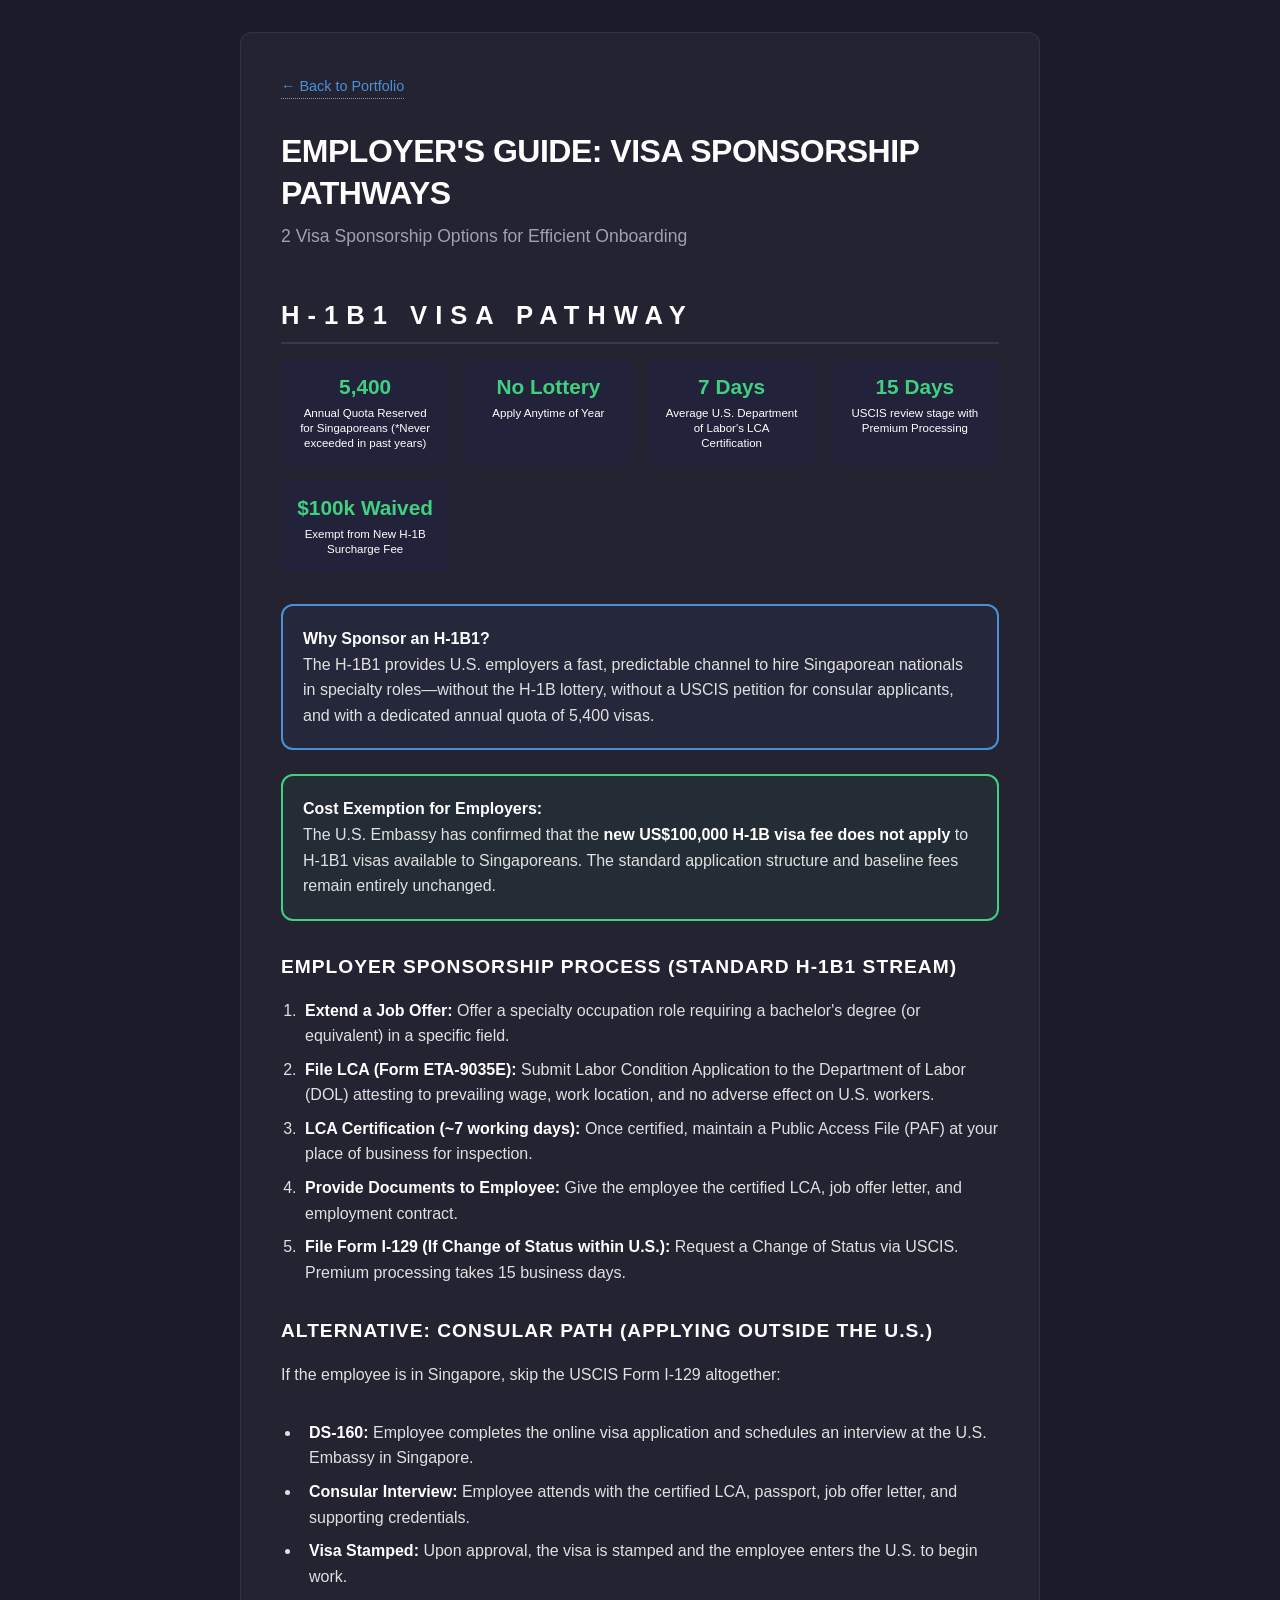
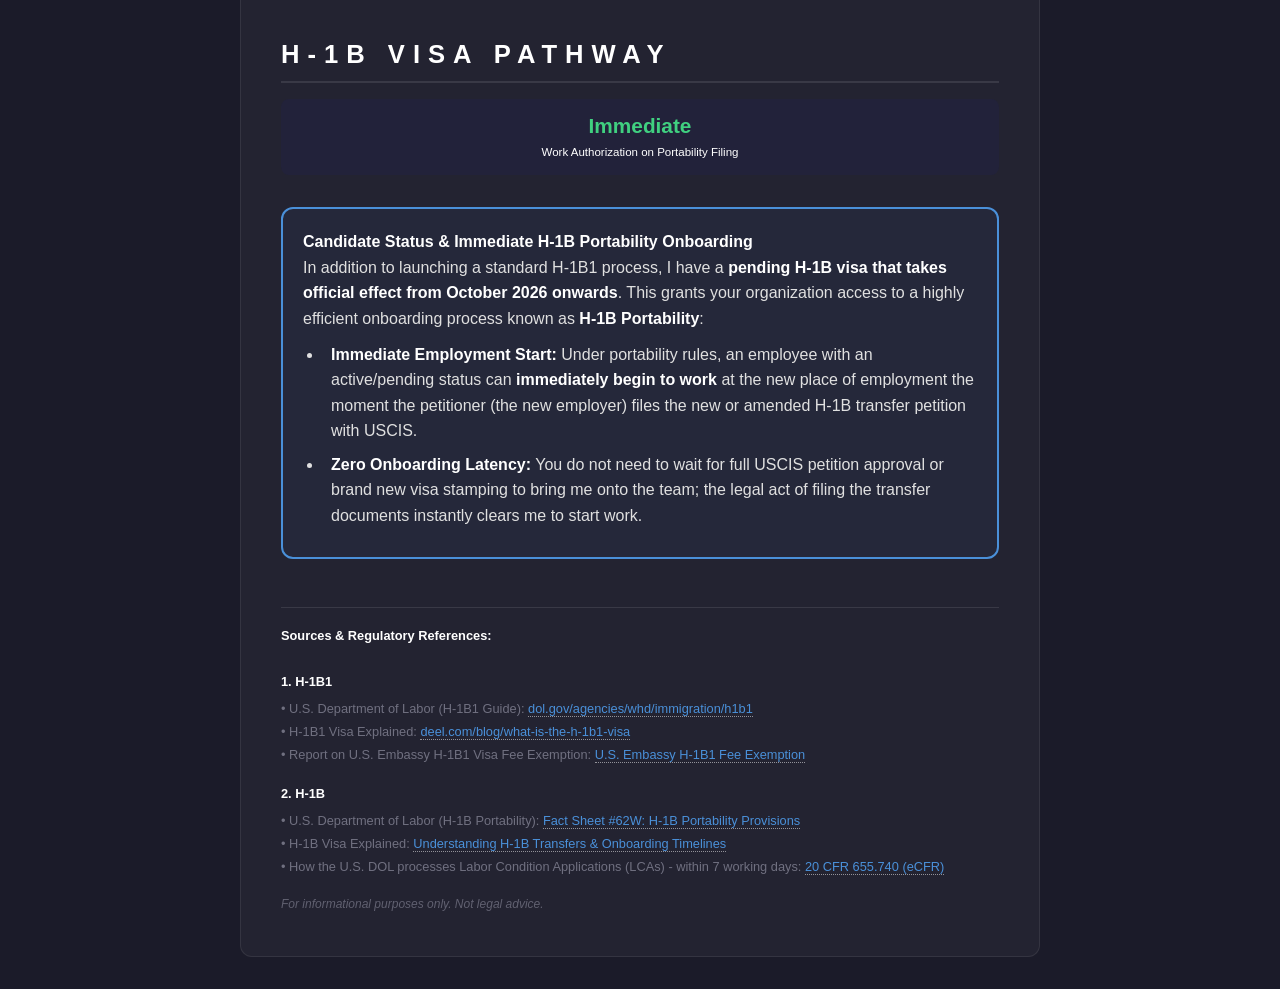
<file: h1b1-guide.html>
<!DOCTYPE HTML>
<html>
    <head>
        <title>Employer's Guide: Visa Sponsorship Pathways</title>
        <meta charset="utf-8" />
        <meta name="robots" content="noindex, nofollow" />
        <meta name="viewport" content="width=device-width, initial-scale=1, user-scalable=no" />
        <link rel="stylesheet" href="assets/css/main.css" />
        <noscript><link rel="stylesheet" href="assets/css/noscript.css" /></noscript>
        <style>
            body { background-color: #1b1b29; color: #e0e0e0; padding: 2rem; font-family: -apple-system, BlinkMacSystemFont, "Segoe UI", Roboto, sans-serif; }
            .container { max-width: 800px; margin: 0 auto; background: rgba(255, 255, 255, 0.04); padding: 40px; border-radius: 12px; border: 1px solid rgba(255, 255, 255, 0.08); line-height: 1.6; }
            h1 { font-size: 2em; color: #ffffff; font-weight: 800; margin-bottom: 0.5rem; letter-spacing: -0.5px; }
            h2 { font-size: 1.6em; color: #ffffff; font-weight: 700; margin-top: 3rem; margin-bottom: 1rem; border-bottom: 2px solid rgba(255,255,255,0.1); padding-bottom: 0.5rem; }
            .subtitle { color: #a0a0b0; font-size: 1.1em; margin-bottom: 2rem; }
            h3 { color: #ffffff; font-size: 1.2em; margin-top: 2rem; margin-bottom: 1rem; text-transform: uppercase; letter-spacing: 1px; }
            .highlight-box { border: 2px solid #4a90d9; border-radius: 12px; padding: 20px; margin-bottom: 1.5rem; background: rgba(74, 144, 217, 0.05); }
            .exemption-box { border: 2px solid #40d080; border-radius: 12px; padding: 20px; margin-bottom: 2rem; background: rgba(64, 208, 128, 0.05); }
            .portability-box { border: 2px solid #4a90d9; border-radius: 12px; padding: 20px; margin-bottom: 2rem; background: rgba(74, 144, 217, 0.05); }
            .grid-stats { display: grid; grid-template-columns: repeat(auto-fit, minmax(140px, 1fr)); gap: 15px; margin-bottom: 2rem; }
            .stat-card { background: #22223a; padding: 15px; border-radius: 8px; text-align: center; }
            .stat-card .val { font-size: 1.3em; font-weight: 800; color: #40d080; line-height: 1.2; margin-bottom: 6px; }
            .stat-card .lbl { font-size: 0.72em; color: #ffffff; line-height: 1.3; }
            ol, ul { padding-left: 20px; margin-bottom: 1.5rem; }
            li { margin-bottom: 0.5rem; }
            strong { color: #ffffff; }
            .back-link { display: inline-block; margin-bottom: 2rem; color: #4a90d9; text-decoration: none; font-size: 0.9rem; }
            .back-link:hover { text-decoration: underline; }
            .source-footer { font-size: 0.8rem; color: #707080; margin-top: 3rem; border-top: 1px solid rgba(255,255,255,0.1); padding-top: 1rem; line-height: 1.8; }
            .source-footer a { color: #4a90d9; text-decoration: none; }
            .source-footer a:hover { text-decoration: underline; }
            .source-group { margin-bottom: 1rem; }
            .source-group-title { font-weight: bold; color: #ffffff; margin-bottom: 0.25rem; }
        </style>
    </head>
    <body>
        <div class="container">
            <a href="index.html" class="back-link">← Back to Portfolio</a>
            
            <h1>Employer's Guide: Visa Sponsorship Pathways</h1>
            <p class="subtitle">2 Visa Sponsorship Options for Efficient Onboarding</p>

            <!-- SECTION 1: H-1B1 -->
            <h2>H-1B1 Visa Pathway</h2>

            <div class="grid-stats">
                <div class="stat-card"><div class="val">5,400</div><div class="lbl">Annual Quota Reserved for Singaporeans (*Never exceeded in past years)</div></div>
                <div class="stat-card"><div class="val">No Lottery</div><div class="lbl">Apply Anytime of Year</div></div>
                <div class="stat-card"><div class="val">7 Days</div><div class="lbl">Average U.S. Department of Labor's LCA Certification</div></div>
                <div class="stat-card"><div class="val">15 Days</div><div class="lbl">USCIS review stage with Premium Processing</div></div>
                <div class="stat-card"><div class="val">$100k Waived</div><div class="lbl">Exempt from New H-1B Surcharge Fee</div></div>
            </div>

            <div class="highlight-box">
                <strong>Why Sponsor an H-1B1?</strong><br>
                The H-1B1 provides U.S. employers a fast, predictable channel to hire Singaporean nationals in specialty roles—without the H-1B lottery, without a USCIS petition for consular applicants, and with a dedicated annual quota of 5,400 visas.
            </div>

            <div class="exemption-box">
                <strong>Cost Exemption for Employers:</strong><br>
                The U.S. Embassy has confirmed that the <strong>new US$100,000 H-1B visa fee does not apply</strong> to H-1B1 visas available to Singaporeans. The standard application structure and baseline fees remain entirely unchanged.
            </div>

            <h3>Employer Sponsorship Process (Standard H-1B1 Stream)</h3>
            <ol>
                <li><strong>Extend a Job Offer:</strong> Offer a specialty occupation role requiring a bachelor's degree (or equivalent) in a specific field.</li>
                <li><strong>File LCA (Form ETA-9035E):</strong> Submit Labor Condition Application to the Department of Labor (DOL) attesting to prevailing wage, work location, and no adverse effect on U.S. workers.</li>
                <li><strong>LCA Certification (~7 working days):</strong> Once certified, maintain a Public Access File (PAF) at your place of business for inspection.</li>
                <li><strong>Provide Documents to Employee:</strong> Give the employee the certified LCA, job offer letter, and employment contract.</li>
                <li><strong>File Form I-129 (If Change of Status within U.S.):</strong> Request a Change of Status via USCIS. Premium processing takes 15 business days.</li>
            </ol>

            <h3>Alternative: Consular Path (Applying Outside the U.S.)</h3>
            <p>If the employee is in Singapore, skip the USCIS Form I-129 altogether:</p>
            <ul>
                <li><strong>DS-160:</strong> Employee completes the online visa application and schedules an interview at the U.S. Embassy in Singapore.</li>
                <li><strong>Consular Interview:</strong> Employee attends with the certified LCA, passport, job offer letter, and supporting credentials.</li>
                <li><strong>Visa Stamped:</strong> Upon approval, the visa is stamped and the employee enters the U.S. to begin work.</li>
            </ul>

            <!-- SECTION 2: H-1B -->
            <h2>H-1B Visa Pathway</h2>

            <div class="grid-stats">
                <div class="stat-card"><div class="val">Immediate</div><div class="lbl">Work Authorization on Portability Filing</div></div>
            </div>

            <div class="portability-box">
                <strong>Candidate Status & Immediate H-1B Portability Onboarding</strong><br>
                In addition to launching a standard H-1B1 process, I have a <strong>pending H-1B visa that takes official effect from October 2026 onwards</strong>. This grants your organization access to a highly efficient onboarding process known as <strong>H-1B Portability</strong>:
                <ul style="margin-top: 10px; margin-bottom: 0;">
                    <li><strong>Immediate Employment Start:</strong> Under portability rules, an employee with an active/pending status can <strong>immediately begin to work</strong> at the new place of employment the moment the petitioner (the new employer) files the new or amended H-1B transfer petition with USCIS.</li>
                    <li><strong>Zero Onboarding Latency:</strong> You do not need to wait for full USCIS petition approval or brand new visa stamping to bring me onto the team; the legal act of filing the transfer documents instantly clears me to start work.</li>
                </ul>
            </div>

            <!-- FOOTER SOURCES -->
            <div class="source-footer">
                <strong>Sources & Regulatory References:</strong><br><br>
                
                <div class="source-group">
                    <div class="source-group-title">1. H-1B1</div>
                    &bull; U.S. Department of Labor (H-1B1 Guide): <a href="https://www.dol.gov/agencies/whd/immigration/h1b1" target="_blank" rel="noopener noreferrer">dol.gov/agencies/whd/immigration/h1b1</a><br>
                    &bull; H-1B1 Visa Explained: <a href="https://www.deel.com/blog/what-is-the-h-1b1-visa/" target="_blank" rel="noopener noreferrer">deel.com/blog/what-is-the-h-1b1-visa</a><br>
                    &bull; Report on U.S. Embassy H-1B1 Visa Fee Exemption: <a href="https://www.channelnewsasia.com/world/new-us100000-h-1b-visa-fee-does-not-apply-h-1b1-visas-available-singaporeans-us-embassy-5377346" target="_blank" rel="noopener noreferrer">U.S. Embassy H-1B1 Fee Exemption</a>
                </div>

                <div class="source-group">
                    <div class="source-group-title">2. H-1B</div>
                    &bull; U.S. Department of Labor (H-1B Portability): <a href="https://www.dol.gov/agencies/whd/fact-sheets/62w-H1b-portability" target="_blank" rel="noopener noreferrer">Fact Sheet #62W: H-1B Portability Provisions</a><br>
                    &bull; H-1B Visa Explained: <a href="https://www.ellis.com/resources/understanding-h-1b-transfers" target="_blank" rel="noopener noreferrer">Understanding H-1B Transfers & Onboarding Timelines</a><br>
                    &bull; How the U.S. DOL processes Labor Condition Applications (LCAs) - within 7 working days: <a href="https://www.ecfr.gov/current/title-20/chapter-V/part-655/subpart-H/section-655.740" target="_blank" rel="noopener noreferrer">20 CFR 655.740 (eCFR)</a>
                </div>

                <span style="font-style: italic; font-size: 0.75rem; display: block; margin-top: 15px; opacity: 0.8;">For informational purposes only. Not legal advice.</span>
            </div>
        </div>
    </body>
</html>
</file>
<file: assets/css/noscript.css>
/*
	Dimension by HTML5 UP
	html5up.net | @ajlkn
	Free for personal and commercial use under the CCA 3.0 license (html5up.net/license)
*/

/* BG */

	body.is-preload #bg:before {
		background-color: transparent;
	}

/* Header */

	body.is-preload #header {
		-moz-filter: none;
		-webkit-filter: none;
		-ms-filter: none;
		filter: none;
	}

		body.is-preload #header > * {
			opacity: 1;
		}

		body.is-preload #header .content .inner {
			max-height: none;
			padding: 3rem 2rem;
			opacity: 1;
		}

/* Main */

	#main article {
		opacity: 1;
		margin: 4rem 0 0 0;
	}
</file>
<file: assets/css/main.css>
@import url(fontawesome-all.min.css);
@import url("https://fonts.googleapis.com/css?family=Source+Sans+Pro:300italic,600italic,300,600");

/*
	Dimension by HTML5 UP
	html5up.net | @ajlkn
	Free for personal and commercial use under the CCA 3.0 license (html5up.net/license)
*/

html, body, div, span, applet, object,
iframe, h1, h2, h3, h4, h5, h6, p, blockquote,
pre, a, abbr, acronym, address, big, cite,
code, del, dfn, em, img, ins, kbd, q, s, samp,
small, strike, strong, sub, sup, tt, var, b,
u, i, center, dl, dt, dd, ol, ul, li, fieldset,
form, label, legend, table, caption, tbody,
tfoot, thead, tr, th, td, article, aside,
canvas, details, embed, figure, figcaption,
footer, header, hgroup, menu, nav, output, ruby,
section, summary, time, mark, audio, video {
	margin: 0;
	padding: 0;
	border: 0;
	font-size: 100%;
	font: inherit;
	vertical-align: baseline;}

article, aside, details, figcaption, figure,
footer, header, hgroup, menu, nav, section {
	display: block;}

body {
	line-height: 1;
}

ol, ul {
	list-style: none;
}

blockquote, q {
	quotes: none;
}

	blockquote:before, blockquote:after, q:before, q:after {
		content: '';
		content: none;
	}

table {
	border-collapse: collapse;
	border-spacing: 0;
}

body {
	-webkit-text-size-adjust: none;
}

mark {
	background-color: transparent;
	color: inherit;
}

input::-moz-focus-inner {
	border: 0;
	padding: 0;
}

input, select, textarea {
	-moz-appearance: none;
	-webkit-appearance: none;
	-ms-appearance: none;
	appearance: none;
}

/* Basic */

	@-ms-viewport {
		width: device-width;
	}

	@media screen and (max-width: 480px) {

		html, body {
			min-width: 320px;
		}

	}

	html {
		box-sizing: border-box;
	}

	*, *:before, *:after {
		box-sizing: inherit;
	}

	body {
		background: #1b1f22;
	}

		body.is-preload *, body.is-preload *:before, body.is-preload *:after {
			-moz-animation: none !important;
			-webkit-animation: none !important;
			-ms-animation: none !important;
			animation: none !important;
			-moz-transition: none !important;
			-webkit-transition: none !important;
			-ms-transition: none !important;
			transition: none !important;
		}

/* Type */

	html {
		font-size: 16pt;
	}

		@media screen and (max-width: 1680px) {

			html {
				font-size: 12pt;
			}

		}

		@media screen and (max-width: 736px) {

			html {
				font-size: 11pt;
			}

		}

		@media screen and (max-width: 360px) {

			html {
				font-size: 10pt;
			}

		}

	body, input, select, textarea {
		color: #ffffff;
		font-family: "Source Sans Pro", sans-serif;
		font-weight: 300;
		font-size: 1rem;
		line-height: 1.65;
	}

	a {
		-moz-transition: color 0.2s ease-in-out, background-color 0.2s ease-in-out, border-bottom-color 0.2s ease-in-out;
		-webkit-transition: color 0.2s ease-in-out, background-color 0.2s ease-in-out, border-bottom-color 0.2s ease-in-out;
		-ms-transition: color 0.2s ease-in-out, background-color 0.2s ease-in-out, border-bottom-color 0.2s ease-in-out;
		transition: color 0.2s ease-in-out, background-color 0.2s ease-in-out, border-bottom-color 0.2s ease-in-out;
		border-bottom: dotted 1px rgba(255, 255, 255, 0.5);
		text-decoration: none;
		color: inherit;
	}

		a:hover {
			border-bottom-color: transparent;
		}

	strong, b {
		color: #ffffff;
		font-weight: 600;
	}

	em, i {
		font-style: italic;
	}

	p {
		margin: 0 0 2rem 0;
	}

	h1, h2, h3, h4, h5, h6 {
		color: #ffffff;
		font-weight: 600;
		line-height: 1.5;
		margin: 0 0 1rem 0;
		text-transform: uppercase;
		letter-spacing: 0.2rem;
	}

		h1 a, h2 a, h3 a, h4 a, h5 a, h6 a {
			color: inherit;
			text-decoration: none;
		}

		h1.major, h2.major, h3.major, h4.major, h5.major, h6.major {
			border-bottom: solid 1px #ffffff;
			width: -moz-max-content;
			width: -webkit-max-content;
			width: -ms-max-content;
			width: max-content;
			padding-bottom: 0.5rem;
			margin: 0 0 2rem 0;
		}

	h1 {
		font-size: 2.25rem;
		line-height: 1.3;
		letter-spacing: 0.5rem;
	}

	h2 {
		font-size: 1.5rem;
		line-height: 1.4;
		letter-spacing: 0.5rem;
	}

	h3 {
		font-size: 1rem;
	}

	h4 {
		font-size: 0.8rem;
	}

	h5 {
		font-size: 0.7rem;
	}

	h6 {
		font-size: 0.6rem;
	}

	@media screen and (max-width: 736px) {

		h1 {
			font-size: 1.75rem;
			line-height: 1.4;
		}

		h2 {
			font-size: 1.25em;
			line-height: 1.5;
		}

	}

	sub {
		font-size: 0.8rem;
		position: relative;
		top: 0.5rem;
	}

	sup {
		font-size: 0.8rem;
		position: relative;
		top: -0.5rem;
	}

	blockquote {
		border-left: solid 4px #ffffff;
		font-style: italic;
		margin: 0 0 2rem 0;
		padding: 0.5rem 0 0.5rem 2rem;
	}

	code {
		background: rgba(255, 255, 255, 0.075);
		border-radius: 4px;
		font-family: "Courier New", monospace;
		font-size: 0.9rem;
		margin: 0 0.25rem;
		padding: 0.25rem 0.65rem;
	}

	pre {
		-webkit-overflow-scrolling: touch;
		font-family: "Courier New", monospace;
		font-size: 0.9rem;
		margin: 0 0 2rem 0;
	}

		pre code {
			display: block;
			line-height: 1.75;
			padding: 1rem 1.5rem;
			overflow-x: auto;
		}

	hr {
		border: 0;
		border-bottom: solid 1px #ffffff;
		margin: 2.75rem 0;
	}

	.align-left {
		text-align: left;
	}

	.align-center {
		text-align: center;
	}

	.align-right {
		text-align: right;
	}

/* Form */

	form {
		margin: 0 0 2rem 0;
	}

		form > :last-child {
			margin-bottom: 0;
		}

		form > .fields {
			display: -moz-flex;
			display: -webkit-flex;
			display: -ms-flex;
			display: flex;
			-moz-flex-wrap: wrap;
			-webkit-flex-wrap: wrap;
			-ms-flex-wrap: wrap;
			flex-wrap: wrap;
			width: calc(100% + 3rem);
			margin: -1.5rem 0 2rem -1.5rem;
		}

			form > .fields > .field {
				-moz-flex-grow: 0;
				-webkit-flex-grow: 0;
				-ms-flex-grow: 0;
				flex-grow: 0;
				-moz-flex-shrink: 0;
				-webkit-flex-shrink: 0;
				-ms-flex-shrink: 0;
				flex-shrink: 0;
				padding: 1.5rem 0 0 1.5rem;
				width: calc(100% - 1.5rem);
			}

				form > .fields > .field.half {
					width: calc(50% - 0.75rem);
				}

				form > .fields > .field.third {
					width: calc(100%/3 - 0.5rem);
				}

				form > .fields > .field.quarter {
					width: calc(25% - 0.375rem);
				}

		@media screen and (max-width: 480px) {

			form > .fields {
				width: calc(100% + 3rem);
				margin: -1.5rem 0 2rem -1.5rem;
			}

				form > .fields > .field {
					padding: 1.5rem 0 0 1.5rem;
					width: calc(100% - 1.5rem);
				}

					form > .fields > .field.half {
						width: calc(100% - 1.5rem);
					}

					form > .fields > .field.third {
						width: calc(100% - 1.5rem);
					}

					form > .fields > .field.quarter {
						width: calc(100% - 1.5rem);
					}

		}

	label {
		color: #ffffff;
		display: block;
		font-size: 0.8rem;
		font-weight: 300;
		letter-spacing: 0.2rem;
		line-height: 1.5;
		margin: 0 0 1rem 0;
		text-transform: uppercase;
	}

	input[type="text"],
	input[type="password"],
	input[type="email"],
	input[type="tel"],
	select,
	textarea {
		-moz-appearance: none;
		-webkit-appearance: none;
		-ms-appearance: none;
		appearance: none;
		-moz-transition: border-color 0.2s ease-in-out, box-shadow 0.2s ease-in-out, background-color 0.2s ease-in-out;
		-webkit-transition: border-color 0.2s ease-in-out, box-shadow 0.2s ease-in-out, background-color 0.2s ease-in-out;
		-ms-transition: border-color 0.2s ease-in-out, box-shadow 0.2s ease-in-out, background-color 0.2s ease-in-out;
		transition: border-color 0.2s ease-in-out, box-shadow 0.2s ease-in-out, background-color 0.2s ease-in-out;
		background-color: transparent;
		border-radius: 4px;
		border: solid 1px #ffffff;
		color: inherit;
		display: block;
		outline: 0;
		padding: 0 1rem;
		text-decoration: none;
		width: 100%;
	}

		input[type="text"]:invalid,
		input[type="password"]:invalid,
		input[type="email"]:invalid,
		input[type="tel"]:invalid,
		select:invalid,
		textarea:invalid {
			box-shadow: none;
		}

		input[type="text"]:focus,
		input[type="password"]:focus,
		input[type="email"]:focus,
		input[type="tel"]:focus,
		select:focus,
		textarea:focus {
			background: rgba(255, 255, 255, 0.075);
			border-color: #ffffff;
			box-shadow: 0 0 0 1px #ffffff;
		}

	select {
		background-image: url("data:image/svg+xml;charset=utf8,%3Csvg xmlns='http://www.w3.org/2000/svg' width='40' height='40' preserveAspectRatio='none' viewBox='0 0 40 40'%3E%3Cpath d='M9.4,12.3l10.4,10.4l10.4-10.4c0.2-0.2,0.5-0.4,0.9-0.4c0.3,0,0.6,0.1,0.9,0.4l3.3,3.3c0.2,0.2,0.4,0.5,0.4,0.9 c0,0.4-0.1,0.6-0.4,0.9L20.7,31.9c-0.2,0.2-0.5,0.4-0.9,0.4c-0.3,0-0.6-0.1-0.9-0.4L4.3,17.3c-0.2-0.2-0.4-0.5-0.4-0.9 c0-0.4,0.1-0.6,0.4-0.9l3.3-3.3c0.2-0.2,0.5-0.4,0.9-0.4S9.1,12.1,9.4,12.3z' fill='%23ffffff' /%3E%3C/svg%3E");
		background-size: 1.25rem;
		background-repeat: no-repeat;
		background-position: calc(100% - 1rem) center;
		height: 2.75rem;
		padding-right: 2.75rem;
		text-overflow: ellipsis;
	}

		select option {
			color: #ffffff;
			background: #1b1f22;
		}

		select:focus::-ms-value {
			background-color: transparent;
		}

		select::-ms-expand {
			display: none;
		}

	input[type="text"],
	input[type="password"],
	input[type="email"],
	select {
		height: 2.75rem;
	}

	textarea {
		padding: 0.75rem 1rem;
	}

	input[type="checkbox"],
	input[type="radio"] {
		-moz-appearance: none;
		-webkit-appearance: none;
		-ms-appearance: none;
		appearance: none;
		display: block;
		float: left;
		margin-right: -2rem;
		opacity: 0;
		width: 1rem;
		z-index: -1;
	}

		input[type="checkbox"] + label,
		input[type="radio"] + label {
			text-decoration: none;
			-moz-user-select: none;
			-webkit-user-select: none;
			-ms-user-select: none;
			user-select: none;
			color: #ffffff;
			cursor: pointer;
			display: inline-block;
			font-size: 0.8rem;
			font-weight: 300;
			margin: 0 0 0.5rem 0;
			padding-left: 2.65rem;
			padding-right: 0.75rem;
			position: relative;
		}

			input[type="checkbox"] + label:before,
			input[type="radio"] + label:before {
				-moz-osx-font-smoothing: grayscale;
				-webkit-font-smoothing: antialiased;
				display: inline-block;
				font-style: normal;
				font-variant: normal;
				text-rendering: auto;
				line-height: 1;
				text-transform: none !important;
				font-family: 'Font Awesome 5 Free';
				font-weight: 900;
			}

			input[type="checkbox"] + label:before,
			input[type="radio"] + label:before {
				-moz-transition: border-color 0.2s ease-in-out, box-shadow 0.2s ease-in-out, background-color 0.2s ease-in-out;
				-webkit-transition: border-color 0.2s ease-in-out, box-shadow 0.2s ease-in-out, background-color 0.2s ease-in-out;
				-ms-transition: border-color 0.2s ease-in-out, box-shadow 0.2s ease-in-out, background-color 0.2s ease-in-out;
				transition: border-color 0.2s ease-in-out, box-shadow 0.2s ease-in-out, background-color 0.2s ease-in-out;
				border-radius: 4px;
				border: solid 1px #ffffff;
				content: '';
				display: inline-block;
				height: 1.65rem;
				left: 0;
				line-height: 1.65rem;
				position: absolute;
				text-align: center;
				top: -0.15rem;
				width: 1.65rem;
			}

		input[type="checkbox"]:checked + label:before,
		input[type="radio"]:checked + label:before {
			background: #ffffff !important;
			border-color: #ffffff !important;
			color: #1b1f22;
			content: '\f00c';
		}

		input[type="checkbox"]:focus + label:before,
		input[type="radio"]:focus + label:before {
			background: rgba(255, 255, 255, 0.075);
			border-color: #ffffff;
			box-shadow: 0 0 0 1px #ffffff;
		}

	input[type="checkbox"] + label:before {
		border-radius: 4px;
	}

	input[type="radio"] + label:before {
		border-radius: 100%;
	}

	::-webkit-input-placeholder {
		color: rgba(255, 255, 255, 0.5) !important;
		opacity: 1.0;
	}

	:-moz-placeholder {
		color: rgba(255, 255, 255, 0.5) !important;
		opacity: 1.0;
	}

	::-moz-placeholder {
		color: rgba(255, 255, 255, 0.5) !important;
		opacity: 1.0;
	}

	:-ms-input-placeholder {
		color: rgba(255, 255, 255, 0.5) !important;
		opacity: 1.0;
	}

	.formerize-placeholder {
		color: rgba(255, 255, 255, 0.5) !important;
		opacity: 1.0;
	}

/* Box */

	.box {
		border-radius: 4px;
		border: solid 1px #ffffff;
		margin-bottom: 2rem;
		padding: 1.5em;
	}

		.box > :last-child,
		.box > :last-child > :last-child,
		.box > :last-child > :last-child > :last-child {
			margin-bottom: 0;
		}

		.box.alt {
			border: 0;
			border-radius: 0;
			padding: 0;
		}

/* Icon */

	.icon {
		text-decoration: none;
		border-bottom: none;
		position: relative;
	}

		.icon:before {
			-moz-osx-font-smoothing: grayscale;
			-webkit-font-smoothing: antialiased;
			display: inline-block;
			font-style: normal;
			font-variant: normal;
			text-rendering: auto;
			line-height: 1;
			text-transform: none !important;
			font-family: 'Font Awesome 5 Free';
			font-weight: 400;
		}

		.icon > .label {
			display: none;
		}

		.icon:before {
			line-height: inherit;
		}

		.icon.solid:before {
			font-weight: 900;
		}

		.icon.brands:before {
			font-family: 'Font Awesome 5 Brands';
		}

/* Image */

	.image {
		border-radius: 4px;
		border: 0;
		display: inline-block;
		position: relative;
	}

		.image:before {
			pointer-events: none;
			background-image: url("../../images/overlay.png");
			background-color: rgba(19, 21, 25, 0.5);
			border-radius: 4px;
			content: '';
			display: block;
			height: 100%;
			left: 0;
			opacity: 0.5;
			position: absolute;
			top: 0;
			width: 100%;
		}

		.image img {
			border-radius: 4px;
			display: block;
		}

		.image.left, .image.right {
			max-width: 40%;
		}

			.image.left img, .image.right img {
				width: 100%;
			}

		.image.left {
			float: left;
			padding: 0 1.5em 1em 0;
			top: 0.25em;
		}

		.image.right {
			float: right;
			padding: 0 0 1em 1.5em;
			top: 0.25em;
		}

		.image.fit {
			display: block;
			margin: 0 0 2rem 0;
			width: 100%;
		}

			.image.fit img {
				width: 100%;
			}

		.image.main {
			display: block;
			margin: 2.5rem 0;
			width: 100%;
		}

			.image.main img {
				width: 100%;
			}

		@media screen and (max-width: 736px) {

			.image.main {
				margin: 2rem 0;
			}

		}

		@media screen and (max-width: 480px) {

			.image.main {
				margin: 1.5rem 0;
			}

		}

/* List */

	ol {
		list-style: decimal;
		margin: 0 0 2rem 0;
		padding-left: 1.25em;
	}

		ol li {
			padding-left: 0.25em;
		}

	ul {
		list-style: disc;
		margin: 0 0 2rem 0;
		padding-left: 1em;
	}

		ul li {
			padding-left: 0.5em;
		}

		ul.alt {
			list-style: none;
			padding-left: 0;
		}

			ul.alt li {
				border-top: solid 1px #ffffff;
				padding: 0.5em 0;
			}

				ul.alt li:first-child {
					border-top: 0;
					padding-top: 0;
				}

	dl {
		margin: 0 0 2rem 0;
	}

		dl dt {
			display: block;
			font-weight: 600;
			margin: 0 0 1rem 0;
		}

		dl dd {
			margin-left: 2rem;
		}

/* Actions */

	ul.actions {
		display: -moz-flex;
		display: -webkit-flex;
		display: -ms-flex;
		display: flex;
		cursor: default;
		list-style: none;
		margin-left: -1rem;
		padding-left: 0;
	}

		ul.actions li {
			padding: 0 0 0 1rem;
			vertical-align: middle;
		}

		ul.actions.special {
			-moz-justify-content: center;
			-webkit-justify-content: center;
			-ms-justify-content: center;
			justify-content: center;
			width: 100%;
			margin-left: 0;
		}

			ul.actions.special li:first-child {
				padding-left: 0;
			}

		ul.actions.stacked {
			-moz-flex-direction: column;
			-webkit-flex-direction: column;
			-ms-flex-direction: column;
			flex-direction: column;
			margin-left: 0;
		}

			ul.actions.stacked li {
				padding: 1.3rem 0 0 0;
			}

				ul.actions.stacked li:first-child {
					padding-top: 0;
				}

		ul.actions.fit {
			width: calc(100% + 1rem);
		}

			ul.actions.fit li {
				-moz-flex-grow: 1;
				-webkit-flex-grow: 1;
				-ms-flex-grow: 1;
				flex-grow: 1;
				-moz-flex-shrink: 1;
				-webkit-flex-shrink: 1;
				-ms-flex-shrink: 1;
				flex-shrink: 1;
				width: 100%;
			}

				ul.actions.fit li > * {
					width: 100%;
				}

			ul.actions.fit.stacked {
				width: 100%;
			}

		@media screen and (max-width: 480px) {

			ul.actions:not(.fixed) {
				-moz-flex-direction: column;
				-webkit-flex-direction: column;
				-ms-flex-direction: column;
				flex-direction: column;
				margin-left: 0;
				width: 100% !important;
			}

				ul.actions:not(.fixed) li {
					-moz-flex-grow: 1;
					-webkit-flex-grow: 1;
					-ms-flex-grow: 1;
					flex-grow: 1;
					-moz-flex-shrink: 1;
					-webkit-flex-shrink: 1;
					-ms-flex-shrink: 1;
					flex-shrink: 1;
					padding: 1rem 0 0 0;
					text-align: center;
					width: 100%;
				}

					ul.actions:not(.fixed) li > * {
						width: 100%;
					}

					ul.actions:not(.fixed) li:first-child {
						padding-top: 0;
					}

					ul.actions:not(.fixed) li input[type="submit"],
					ul.actions:not(.fixed) li input[type="reset"],
					ul.actions:not(.fixed) li input[type="button"],
					ul.actions:not(.fixed) li button,
					ul.actions:not(.fixed) li .button {
						width: 100%;
					}

						ul.actions:not(.fixed) li input[type="submit"].icon:before,
						ul.actions:not(.fixed) li input[type="reset"].icon:before,
						ul.actions:not(.fixed) li input[type="button"].icon:before,
						ul.actions:not(.fixed) li button.icon:before,
						ul.actions:not(.fixed) li .button.icon:before {
							margin-left: -0.5em;
						}

		}

/* Icons */

	ul.icons {
		cursor: default;
		list-style: none;
		padding-left: 0;
	}

		ul.icons li {
			display: inline-block;
			padding: 0 0.75em 0 0;
		}

			ul.icons li:last-child {
				padding-right: 0;
			}

			ul.icons li a {
				border-radius: 100%;
				box-shadow: inset 0 0 0 1px #ffffff;
				display: inline-block;
				height: 2.25rem;
				line-height: 2.25rem;
				text-align: center;
				width: 2.25rem;
			}

				ul.icons li a:hover {
					background-color: rgba(255, 255, 255, 0.075);
				}

				ul.icons li a:active {
					background-color: rgba(255, 255, 255, 0.175);
				}

/* Table */

	.table-wrapper {
		-webkit-overflow-scrolling: touch;
		overflow-x: auto;
	}

	table {
		margin: 0 0 2rem 0;
		width: 100%;
	}

		table tbody tr {
			border: solid 1px #ffffff;
			border-left: 0;
			border-right: 0;
		}

			table tbody tr:nth-child(2n + 1) {
				background-color: rgba(255, 255, 255, 0.075);
			}

		table td {
			padding: 0.75em 0.75em;
		}

		table th {
			color: #ffffff;
			font-size: 0.9em;
			font-weight: 600;
			padding: 0 0.75em 0.75em 0.75em;
			text-align: left;
		}

		table thead {
			border-bottom: solid 2px #ffffff;
		}

		table tfoot {
			border-top: solid 2px #ffffff;
		}

		table.alt {
			border-collapse: separate;
		}

			table.alt tbody tr td {
				border: solid 1px #ffffff;
				border-left-width: 0;
				border-top-width: 0;
			}

				table.alt tbody tr td:first-child {
					border-left-width: 1px;
				}

			table.alt tbody tr:first-child td {
				border-top-width: 1px;
			}

			table.alt thead {
				border-bottom: 0;
			}

			table.alt tfoot {
				border-top: 0;
			}

/* Button */

	input[type="submit"],
	input[type="reset"],
	input[type="button"],
	button,
	.button {
		-moz-appearance: none;
		-webkit-appearance: none;
		-ms-appearance: none;
		appearance: none;
		-moz-transition: background-color 0.2s ease-in-out, color 0.2s ease-in-out;
		-webkit-transition: background-color 0.2s ease-in-out, color 0.2s ease-in-out;
		-ms-transition: background-color 0.2s ease-in-out, color 0.2s ease-in-out;
		transition: background-color 0.2s ease-in-out, color 0.2s ease-in-out;
		background-color: transparent;
		border-radius: 4px;
		border: 0;
		box-shadow: inset 0 0 0 1px #ffffff;
		color: #ffffff !important;
		cursor: pointer;
		display: inline-block;
		font-size: 0.8rem;
		font-weight: 300;
		height: 2.75rem;
		letter-spacing: 0.2rem;
		line-height: 2.75rem;
		outline: 0;
		padding: 0 1.25rem 0 1.35rem;
		text-align: center;
		text-decoration: none;
		text-transform: uppercase;
		white-space: nowrap;
	}

		input[type="submit"]:hover,
		input[type="reset"]:hover,
		input[type="button"]:hover,
		button:hover,
		.button:hover {
			background-color: rgba(255, 255, 255, 0.075);
		}

		input[type="submit"]:active,
		input[type="reset"]:active,
		input[type="button"]:active,
		button:active,
		.button:active {
			background-color: rgba(255, 255, 255, 0.175);
		}

		input[type="submit"].icon:before,
		input[type="reset"].icon:before,
		input[type="button"].icon:before,
		button.icon:before,
		.button.icon:before {
			margin-right: 0.5em;
		}

		input[type="submit"].fit,
		input[type="reset"].fit,
		input[type="button"].fit,
		button.fit,
		.button.fit {
			width: 100%;
		}

		input[type="submit"].small,
		input[type="reset"].small,
		input[type="button"].small,
		button.small,
		.button.small {
			font-size: 0.6rem;
			height: 2.0625rem;
			line-height: 2.0625rem;
		}

		input[type="submit"].primary,
		input[type="reset"].primary,
		input[type="button"].primary,
		button.primary,
		.button.primary {
			background-color: #ffffff;
			color: #1b1f22 !important;
			font-weight: 600;
		}

		input[type="submit"].disabled, input[type="submit"]:disabled,
		input[type="reset"].disabled,
		input[type="reset"]:disabled,
		input[type="button"].disabled,
		input[type="button"]:disabled,
		button.disabled,
		button:disabled,
		.button.disabled,
		.button:disabled {
			pointer-events: none;
			cursor: default;
			opacity: 0.25;
		}

	input[type="submit"],
	input[type="reset"],
	input[type="button"],
	button {
		line-height: calc(2.75rem - 2px);
	}

/* BG */

	#bg {
		-moz-transform: scale(1.0);
		-webkit-transform: scale(1.0);
		-ms-transform: scale(1.0);
		transform: scale(1.0);
		-webkit-backface-visibility: hidden;
		position: fixed;
		top: 0;
		left: 0;
		width: 100%;
		height: 100vh;
		z-index: 1;
	}

		#bg:before, #bg:after {
			content: '';
			display: block;
			position: absolute;
			top: 0;
			left: 0;
			width: 100%;
			height: 100%;
		}

		#bg:before {
			-moz-transition: background-color 2.5s ease-in-out;
			-webkit-transition: background-color 2.5s ease-in-out;
			-ms-transition: background-color 2.5s ease-in-out;
			transition: background-color 2.5s ease-in-out;
			-moz-transition-delay: 0.75s;
			-webkit-transition-delay: 0.75s;
			-ms-transition-delay: 0.75s;
			transition-delay: 0.75s;
			background-image: linear-gradient(to top, rgba(19, 21, 25, 0.5), rgba(19, 21, 25, 0.5)), url("../../images/overlay.png");
			background-size: auto,
 256px 256px;
			background-position: center,
 center;
			background-repeat: no-repeat,
 repeat;
			z-index: 2;
		}

		#bg:after {
			-moz-transform: scale(1.125);
			-webkit-transform: scale(1.125);
			-ms-transform: scale(1.125);
			transform: scale(1.125);
			-moz-transition: -moz-transform 0.325s ease-in-out, -moz-filter 0.325s ease-in-out;
			-webkit-transition: -webkit-transform 0.325s ease-in-out, -webkit-filter 0.325s ease-in-out;
			-ms-transition: -ms-transform 0.325s ease-in-out, -ms-filter 0.325s ease-in-out;
			transition: transform 0.325s ease-in-out, filter 0.325s ease-in-out;
			background-image: url("../../images/bg.jpg");
			background-position: center;
			background-size: cover;
			background-repeat: no-repeat;
			z-index: 1;
		}

		body.is-article-visible #bg:after {
			-moz-transform: scale(1.0825);
			-webkit-transform: scale(1.0825);
			-ms-transform: scale(1.0825);
			transform: scale(1.0825);
			-moz-filter: blur(0.2rem);
			-webkit-filter: blur(0.2rem);
			-ms-filter: blur(0.2rem);
			filter: blur(0.2rem);
		}

		body.is-preload #bg:before {
			background-color: #000000;
		}

/* Wrapper */

	#wrapper {
		display: -moz-flex;
		display: -webkit-flex;
		display: -ms-flex;
		display: flex;
		-moz-flex-direction: column;
		-webkit-flex-direction: column;
		-ms-flex-direction: column;
		flex-direction: column;
		-moz-align-items: center;
		-webkit-align-items: center;
		-ms-align-items: center;
		align-items: center;
		-moz-justify-content: space-between;
		-webkit-justify-content: space-between;
		-ms-justify-content: space-between;
		justify-content: space-between;
		position: relative;
		min-height: 100vh;
		width: 100%;
		padding: 4rem 2rem;
		z-index: 3;
	}

		#wrapper:before {
			content: '';
			display: block;
		}

		@media screen and (max-width: 1680px) {

			#wrapper {
				padding: 3rem 2rem;
			}

		}

		@media screen and (max-width: 736px) {

			#wrapper {
				padding: 2rem 1rem;
			}

		}

		@media screen and (max-width: 480px) {

			#wrapper {
				padding: 1rem;
			}

		}

/* Header */

	#header {
		display: -moz-flex;
		display: -webkit-flex;
		display: -ms-flex;
		display: flex;
		-moz-flex-direction: column;
		-webkit-flex-direction: column;
		-ms-flex-direction: column;
		flex-direction: column;
		-moz-align-items: center;
		-webkit-align-items: center;
		-ms-align-items: center;
		align-items: center;
		-moz-transition: -moz-transform 0.325s ease-in-out, -moz-filter 0.325s ease-in-out, opacity 0.325s ease-in-out;
		-webkit-transition: -webkit-transform 0.325s ease-in-out, -webkit-filter 0.325s ease-in-out, opacity 0.325s ease-in-out;
		-ms-transition: -ms-transform 0.325s ease-in-out, -ms-filter 0.325s ease-in-out, opacity 0.325s ease-in-out;
		transition: transform 0.325s ease-in-out, filter 0.325s ease-in-out, opacity 0.325s ease-in-out;
		background-image: -moz-radial-gradient(rgba(0, 0, 0, 0.25) 25%, rgba(0, 0, 0, 0) 55%);
		background-image: -webkit-radial-gradient(rgba(0, 0, 0, 0.25) 25%, rgba(0, 0, 0, 0) 55%);
		background-image: -ms-radial-gradient(rgba(0, 0, 0, 0.25) 25%, rgba(0, 0, 0, 0) 55%);
		background-image: radial-gradient(rgba(0, 0, 0, 0.25) 25%, rgba(0, 0, 0, 0) 55%);
		max-width: 100%;
		text-align: center;
	}

		#header > * {
			-moz-transition: opacity 0.325s ease-in-out;
			-webkit-transition: opacity 0.325s ease-in-out;
			-ms-transition: opacity 0.325s ease-in-out;
			transition: opacity 0.325s ease-in-out;
			position: relative;
			margin-top: 3.5rem;
		}

			#header > *:before {
				content: '';
				display: block;
				position: absolute;
				top: calc(-3.5rem - 1px);
				left: calc(50% - 1px);
				width: 1px;
				height: calc(3.5rem + 1px);
				background: #ffffff;
			}

		#header > :first-child {
			margin-top: 0;
		}

			#header > :first-child:before {
				display: none;
			}

		#header .logo {
			width: 5.5rem;
			height: 5.5rem;
			line-height: 5.5rem;
			border: solid 1px #ffffff;
			border-radius: 100%;
		}

			#header .logo .icon:before {
				font-size: 2rem;
			}

		#header .content {
			border-style: solid;
			border-color: #ffffff;
			border-top-width: 1px;
			border-bottom-width: 1px;
			max-width: 100%;
		}

			#header .content .inner {
				-moz-transition: max-height 0.75s ease, padding 0.75s ease, opacity 0.325s ease-in-out;
				-webkit-transition: max-height 0.75s ease, padding 0.75s ease, opacity 0.325s ease-in-out;
				-ms-transition: max-height 0.75s ease, padding 0.75s ease, opacity 0.325s ease-in-out;
				transition: max-height 0.75s ease, padding 0.75s ease, opacity 0.325s ease-in-out;
				-moz-transition-delay: 0.25s;
				-webkit-transition-delay: 0.25s;
				-ms-transition-delay: 0.25s;
				transition-delay: 0.25s;
				padding: 3rem 2rem;
				max-height: 40rem;
				overflow: hidden;
			}

				#header .content .inner > :last-child {
					margin-bottom: 0;
				}

			#header .content p {
				text-transform: uppercase;
				letter-spacing: 0.2rem;
				font-size: 0.8rem;
				line-height: 2;
			}

		#header nav ul {
			display: -moz-flex;
			display: -webkit-flex;
			display: -ms-flex;
			display: flex;
			margin-bottom: 0;
			list-style: none;
			padding-left: 0;
			border: solid 1px #ffffff;
			border-radius: 4px;
		}

			#header nav ul li {
				padding-left: 0;
				border-left: solid 1px #ffffff;
			}

				#header nav ul li:first-child {
					border-left: 0;
				}

				#header nav ul li a {
					display: block;
					min-width: 7.5rem;
					height: 2.75rem;
					line-height: 2.75rem;
					padding: 0 1.25rem 0 1.45rem;
					text-transform: uppercase;
					letter-spacing: 0.2rem;
					font-size: 0.8rem;
					border-bottom: 0;
				}

					#header nav ul li a:hover {
						background-color: rgba(255, 255, 255, 0.075);
					}

					#header nav ul li a:active {
						background-color: rgba(255, 255, 255, 0.175);
					}

		#header nav.use-middle:after {
			content: '';
			display: block;
			position: absolute;
			top: 0;
			left: calc(50% - 1px);
			width: 1px;
			height: 100%;
			background: #ffffff;
		}

		#header nav.use-middle ul li.is-middle {
			border-left: 0;
		}

		body.is-article-visible #header {
			-moz-transform: scale(0.95);
			-webkit-transform: scale(0.95);
			-ms-transform: scale(0.95);
			transform: scale(0.95);
			-moz-filter: blur(0.1rem);
			-webkit-filter: blur(0.1rem);
			-ms-filter: blur(0.1rem);
			filter: blur(0.1rem);
			opacity: 0;
		}

		body.is-preload #header {
			-moz-filter: blur(0.125rem);
			-webkit-filter: blur(0.125rem);
			-ms-filter: blur(0.125rem);
			filter: blur(0.125rem);
		}

			body.is-preload #header > * {
				opacity: 0;
			}

			body.is-preload #header .content .inner {
				max-height: 0;
				padding-top: 0;
				padding-bottom: 0;
				opacity: 0;
			}

		@media screen and (max-width: 980px) {

			#header .content p br {
				display: none;
			}

		}

		@media screen and (max-width: 736px) {

			#header > * {
				margin-top: 2rem;
			}

				#header > *:before {
					top: calc(-2rem - 1px);
					height: calc(2rem + 1px);
				}

			#header .logo {
				width: 4.75rem;
				height: 4.75rem;
				line-height: 4.75rem;
			}

				#header .logo .icon:before {
					font-size: 1.75rem;
				}

			#header .content .inner {
				padding: 2.5rem 1rem;
			}

			#header .content p {
				line-height: 1.875;
			}

		}

		@media screen and (max-width: 480px) {

			#header {
				padding: 1.5rem 0;
			}

				#header .content .inner {
					padding: 2.5rem 0;
				}

				#header nav ul {
					-moz-flex-direction: column;
					-webkit-flex-direction: column;
					-ms-flex-direction: column;
					flex-direction: column;
					min-width: 10rem;
					max-width: 100%;
				}

					#header nav ul li {
						border-left: 0;
						border-top: solid 1px #ffffff;
					}

						#header nav ul li:first-child {
							border-top: 0;
						}

						#header nav ul li a {
							height: 3rem;
							line-height: 3rem;
							min-width: 0;
							width: 100%;
						}

				#header nav.use-middle:after {
					display: none;
				}

		}

/* Main */

	#main {
		-moz-flex-grow: 1;
		-webkit-flex-grow: 1;
		-ms-flex-grow: 1;
		flex-grow: 1;
		-moz-flex-shrink: 1;
		-webkit-flex-shrink: 1;
		-ms-flex-shrink: 1;
		flex-shrink: 1;
		display: -moz-flex;
		display: -webkit-flex;
		display: -ms-flex;
		display: flex;
		-moz-align-items: center;
		-webkit-align-items: center;
		-ms-align-items: center;
		align-items: center;
		-moz-justify-content: center;
		-webkit-justify-content: center;
		-ms-justify-content: center;
		justify-content: center;
		-moz-flex-direction: column;
		-webkit-flex-direction: column;
		-ms-flex-direction: column;
		flex-direction: column;
		position: relative;
		max-width: 100%;
		z-index: 3;
	}

		#main article {
			-moz-transform: translateY(0.25rem);
			-webkit-transform: translateY(0.25rem);
			-ms-transform: translateY(0.25rem);
			transform: translateY(0.25rem);
			-moz-transition: opacity 0.325s ease-in-out, -moz-transform 0.325s ease-in-out;
			-webkit-transition: opacity 0.325s ease-in-out, -webkit-transform 0.325s ease-in-out;
			-ms-transition: opacity 0.325s ease-in-out, -ms-transform 0.325s ease-in-out;
			transition: opacity 0.325s ease-in-out, transform 0.325s ease-in-out;
			padding: 4.5rem 2.5rem 1.5rem 2.5rem ;
			position: relative;
			width: 40rem;
			max-width: 100%;
			background-color: rgba(27, 31, 34, 0.85);
			border-radius: 4px;
			opacity: 0;
		}

			#main article.active {
				-moz-transform: translateY(0);
				-webkit-transform: translateY(0);
				-ms-transform: translateY(0);
				transform: translateY(0);
				opacity: 1;
			}

			#main article .close {
				display: block;
				position: absolute;
				top: 0;
				right: 0;
				width: 4rem;
				height: 4rem;
				cursor: pointer;
				text-indent: 4rem;
				overflow: hidden;
				white-space: nowrap;
			}

				#main article .close:before {
					-moz-transition: background-color 0.2s ease-in-out;
					-webkit-transition: background-color 0.2s ease-in-out;
					-ms-transition: background-color 0.2s ease-in-out;
					transition: background-color 0.2s ease-in-out;
					content: '';
					display: block;
					position: absolute;
					top: 0.75rem;
					left: 0.75rem;
					width: 2.5rem;
					height: 2.5rem;
					border-radius: 100%;
					background-position: center;
					background-image: url("data:image/svg+xml;charset=utf8,%3Csvg xmlns='http://www.w3.org/2000/svg' xmlns:xlink='http://www.w3.org/1999/xlink' width='20px' height='20px' viewBox='0 0 20 20' zoomAndPan='disable'%3E%3Cstyle%3Eline %7B stroke: %23ffffff%3B stroke-width: 1%3B %7D%3C/style%3E%3Cline x1='2' y1='2' x2='18' y2='18' /%3E%3Cline x1='18' y1='2' x2='2' y2='18' /%3E%3C/svg%3E");
					background-size: 20px 20px;
					background-repeat: no-repeat;
				}

				#main article .close:hover:before {
					background-color: rgba(255, 255, 255, 0.075);
				}

				#main article .close:active:before {
					background-color: rgba(255, 255, 255, 0.175);
				}

		@media screen and (max-width: 736px) {

			#main article {
				padding: 3.5rem 2rem 0.5rem 2rem ;
			}

				#main article .close:before {
					top: 0.875rem;
					left: 0.875rem;
					width: 2.25rem;
					height: 2.25rem;
					background-size: 14px 14px;
				}

		}

		@media screen and (max-width: 480px) {

			#main article {
				padding: 3rem 1.5rem 0.5rem 1.5rem ;
			}

		}

/* Footer */

	#footer {
		-moz-transition: -moz-transform 0.325s ease-in-out, -moz-filter 0.325s ease-in-out, opacity 0.325s ease-in-out;
		-webkit-transition: -webkit-transform 0.325s ease-in-out, -webkit-filter 0.325s ease-in-out, opacity 0.325s ease-in-out;
		-ms-transition: -ms-transform 0.325s ease-in-out, -ms-filter 0.325s ease-in-out, opacity 0.325s ease-in-out;
		transition: transform 0.325s ease-in-out, filter 0.325s ease-in-out, opacity 0.325s ease-in-out;
		width: 100%;
		max-width: 100%;
		margin-top: 2rem;
		text-align: center;
	}

		#footer .copyright {
			letter-spacing: 0.2rem;
			font-size: 0.6rem;
			opacity: 0.75;
			margin-bottom: 0;
			text-transform: uppercase;
		}

		body.is-article-visible #footer {
			-moz-transform: scale(0.95);
			-webkit-transform: scale(0.95);
			-ms-transform: scale(0.95);
			transform: scale(0.95);
			-moz-filter: blur(0.1rem);
			-webkit-filter: blur(0.1rem);
			-ms-filter: blur(0.1rem);
			filter: blur(0.1rem);
			opacity: 0;
		}

		body.is-preload #footer {
			opacity: 0;
		}
		/* Force the logo container to be a small, neat circle */
#header .logo {
    width: 11rem !important;  /* Sets a controlled size for the circle */
    height: 11rem !important;
    line-height: 11rem !important;
    border-radius: 50% !important;
    overflow: hidden !important; /* Clips the image into a clean circle */
    display: inline-flex !important;
    align-items: center !important;
    justify-content: center !important;
    padding: 0 !important; /* Removes default template padding */
}

/* Force your headshot to fit perfectly inside that circle */
#header .profile-headshot {
    width: 100% !important;
    height: 100% !important;
    object-fit: cover !important; /* Prevents distortion or stretching */
    object-position: center !important; /* Keeps your face centered */
    display: block !important;
}
</file>
